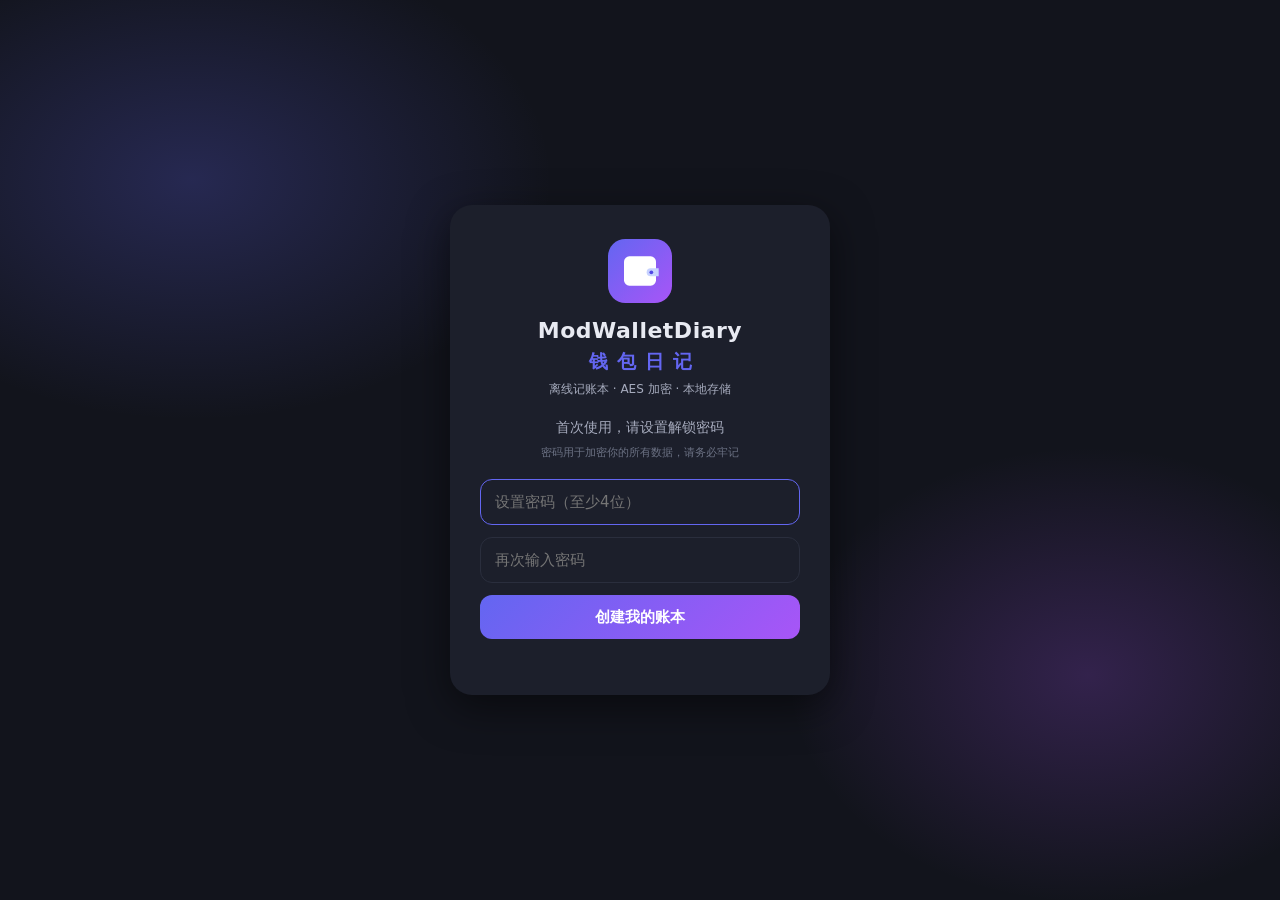
<file: index.html>
<!DOCTYPE html>
<html lang="zh-CN" class="app-shell">
<head>
<meta charset="utf-8">
<meta name="viewport" content="width=device-width,initial-scale=1,maximum-scale=1,user-scalable=no,viewport-fit=cover">
<meta name="format-detection" content="telephone=no">
<title>ModWalletDiary · 钱包日记</title>
<link rel="icon" type="image/svg+xml" href="img/logo.svg">
<link rel="stylesheet" href="css/style.css">
</head>
<body>

<!-- 解锁 / 首次设置 -->
<div id="auth" class="auth">
  <div class="auth-bg" aria-hidden="true"></div>
  <div class="auth-card" id="auth-card">
    <div class="auth-logo" data-icon="logo-auth"></div>
    <h1 class="auth-title">ModWalletDiary</h1>
    <p class="auth-appname">钱包日记</p>
    <p class="auth-sub">离线记账本 · AES 加密 · 本地存储</p>

    <div id="setup-panel" hidden>
      <p class="auth-tip">首次使用，请设置解锁密码<br><small>密码用于加密你的所有数据，请务必牢记</small></p>
      <input type="password" id="setup-pwd" placeholder="设置密码（至少4位）" autocomplete="new-password">
      <input type="password" id="setup-pwd-confirm" placeholder="再次输入密码" autocomplete="new-password">
      <button id="setup-btn" class="btn-primary btn-block">创建我的账本</button>
    </div>

    <div id="login-panel" hidden>
      <p class="auth-tip">请输入密码解锁账本</p>
      <input type="password" id="login-pwd" placeholder="输入密码" autocomplete="current-password">
      <button id="login-btn" class="btn-primary btn-block">解 锁</button>
    </div>

    <p id="auth-error" class="auth-err"></p>
  </div>
</div>

<!-- 主应用 -->
<div id="app" hidden>
  <aside id="sidebar">
    <div class="sidebar-header">
      <span class="sidebar-logo" aria-hidden="true" data-icon="logo-side"></span>
      <span class="sidebar-title side-label">钱包日记<small>ModWalletDiary</small></span>
      <button id="sidebar-collapse" class="sidebar-collapse side-label" title="收起菜单">«</button>
    </div>

    <!-- 导航即页面清单：data-page 对应 #pages 里的同名 section，标题取菜单文字 -->
    <nav id="nav">
      <a href="javascript:;" data-page="dashboard" class="nav-link active" title="仪表盘">
        <span class="nav-icon" data-icon="nav-dashboard"></span>
        <span class="side-label">仪表盘</span>
      </a>
      <a href="javascript:;" data-page="record" class="nav-link" title="我要记账">
        <span class="nav-icon" data-icon="pencil"></span>
        <span class="side-label">我要记账</span>
      </a>
      <a href="javascript:;" data-page="names" class="nav-link" title="款项名目">
        <span class="nav-icon" data-icon="nav-names"></span>
        <span class="side-label">款项名目</span>
      </a>
      <a href="javascript:;" data-page="tools" class="nav-link" title="支付工具">
        <span class="nav-icon" data-icon="nav-tools"></span>
        <span class="side-label">支付工具</span>
      </a>
      <a href="javascript:;" data-page="accounts" class="nav-link" title="账户管理">
        <span class="nav-icon" data-icon="nav-accounts"></span>
        <span class="side-label">账户管理</span>
      </a>
      <a href="javascript:;" data-page="stats" class="nav-link" title="统计">
        <span class="nav-icon" data-icon="nav-stats"></span>
        <span class="side-label">统计</span>
      </a>
      <a href="javascript:;" data-page="manage" class="nav-link" title="管理">
        <span class="nav-icon" data-icon="nav-manage"></span>
        <span class="side-label">管理</span>
      </a>
      <a href="javascript:;" data-page="settings" class="nav-link" title="设置">
        <span class="nav-icon" data-icon="nav-settings"></span>
        <span class="side-label">设置</span>
      </a>
      <a href="javascript:;" data-page="about" class="nav-link" title="关于">
        <span class="nav-icon" data-icon="nav-about"></span>
        <span class="side-label">关于</span>
      </a>
    </nav>

    <div class="sidebar-footer">
      <a href="javascript:;" id="lock-btn" class="nav-link" title="锁定">
        <span class="nav-icon" data-icon="lock"></span>
        <span class="side-label">锁定</span>
      </a>
    </div>
  </aside>

  <div id="sidebar-mask"></div>

  <main id="main">
    <header id="top-bar">
      <button id="menu-toggle" title="菜单" data-icon="menu"></button>
      <span id="header-title">仪表盘</span>
      <span id="header-date"></span>
    </header>

    <div id="pages">
      <section id="page-dashboard" class="page"></section>
      <section id="page-record" class="page" hidden></section>
      <section id="page-names" class="page" hidden></section>
      <section id="page-tools" class="page" hidden></section>
      <section id="page-accounts" class="page" hidden></section>
      <section id="page-stats" class="page" hidden></section>
      <section id="page-manage" class="page" hidden></section>
      <section id="page-settings" class="page" hidden></section>
      <section id="page-about" class="page" hidden></section>
    </div>
  </main>
</div>

<div id="toast" hidden></div>
<div id="modal-mask" hidden>
  <div id="modal" role="dialog"></div>
</div>

<script src="lib/crypto-js.min.js"></script>
<script src="lib/chart.umd.min.js"></script>
<script src="lib/solarlunar.min.js"></script>
<script src="js/brand-icons.js"></script>
<script src="js/icons.js"></script>
<script src="js/svg-icons.js"></script>
<script src="js/storage.js"></script>
<script src="js/ui.js"></script>
<script src="js/about-content.js"></script>
<script src="js/dashboard.js"></script>
<script src="js/record.js"></script>
<script src="js/names.js"></script>
<script src="js/tools.js"></script>
<script src="js/accounts.js"></script>
<script src="js/stats.js"></script>
<script src="js/manage.js"></script>
<script src="js/settings.js"></script>
<script src="js/about.js"></script>
<script src="js/app.js"></script>
</body>
</html>
</file>
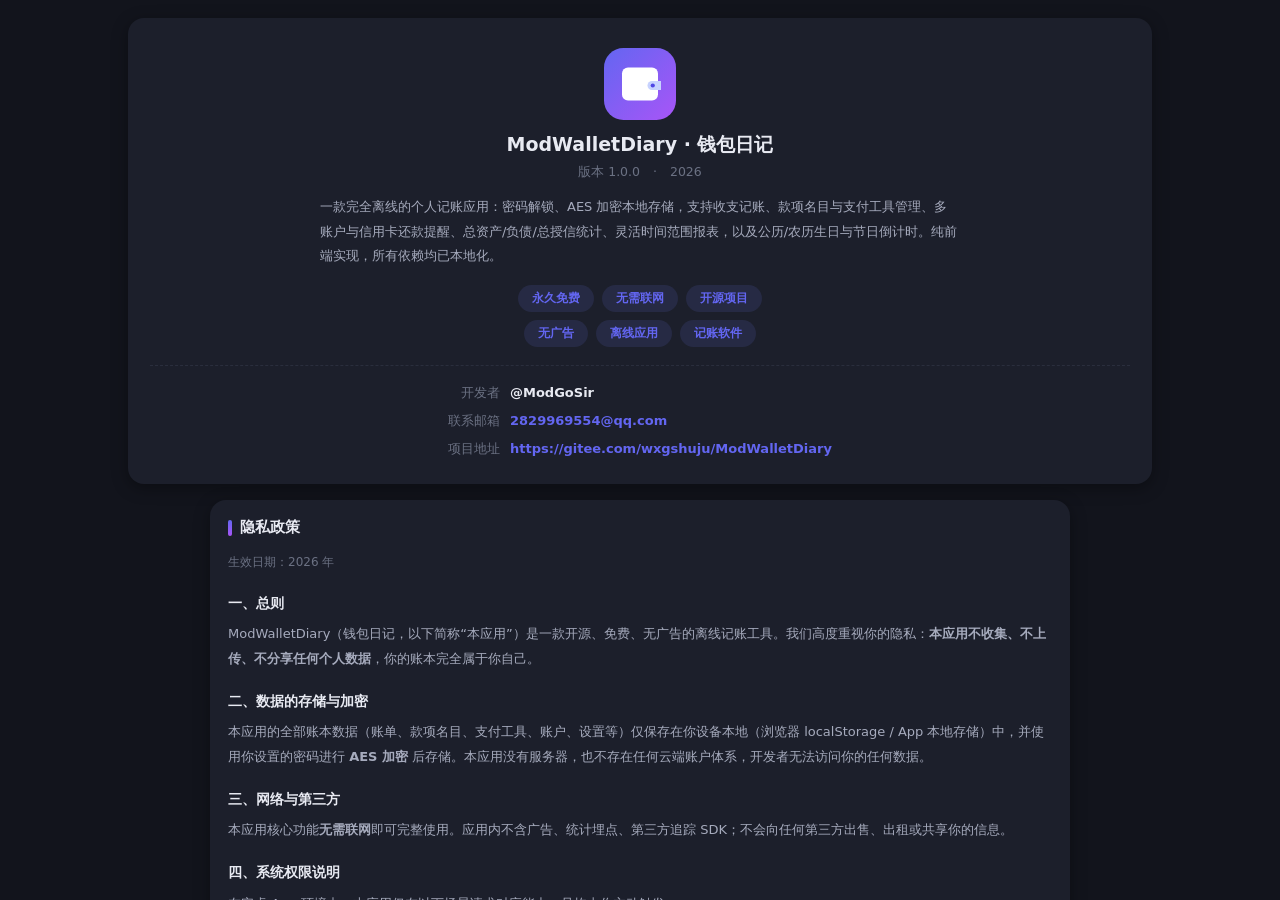
<file: about.html>
<!DOCTYPE html>
<html lang="zh-CN">
<head>
<meta charset="utf-8">
<meta name="viewport" content="width=device-width,initial-scale=1,maximum-scale=1,user-scalable=no,viewport-fit=cover">
<meta name="format-detection" content="telephone=no">
<title>关于 · ModWalletDiary 钱包日记</title>
<link rel="icon" type="image/svg+xml" href="img/logo.svg">
<link rel="stylesheet" href="css/style.css">
</head>
<body>

<div id="app">
  <div id="mask"></div>
  <main id="main">
    <div id="pages">
      <section id="page-about" class="page"></section>
    </div>
  </main>
</div>

<script src="js/ui.js"></script>
<script src="js/svg-icons.js"></script>
<script src="js/about-content.js"></script>
<script>
(function () {
  'use strict';

  const page = document.getElementById('page-about');
  const content = window.AboutContent;

  // 单独打开的关于页，主题跟着 App 里的设置走
  let saved = '';
  try {
    saved = localStorage.getItem('WalletDiaryTheme') || '';
  } catch (e) {
    // 无痕模式下读不到存储，用自动主题
  }
  if (window.UI && window.UI.applyTheme) window.UI.applyTheme(saved || 'auto');

  function jumpToHash() {
    const hash = (location.hash || '').replace(/^#/, '').toLowerCase();
    if (hash !== 'yinsi' && hash !== 'xieyi') return;
    const target = document.getElementById(hash);
    if (target) target.scrollIntoView({ behavior: 'auto', block: 'start' });
  }

  page.innerHTML = content.hero() + content.privacy('yinsi') + content.terms('xieyi');

  if (document.readyState === 'loading') {
    document.addEventListener('DOMContentLoaded', jumpToHash);
  } else {
    setTimeout(jumpToHash, 0);
  }
  window.addEventListener('hashchange', jumpToHash);
})();
</script>
</body>
</html>
</file>
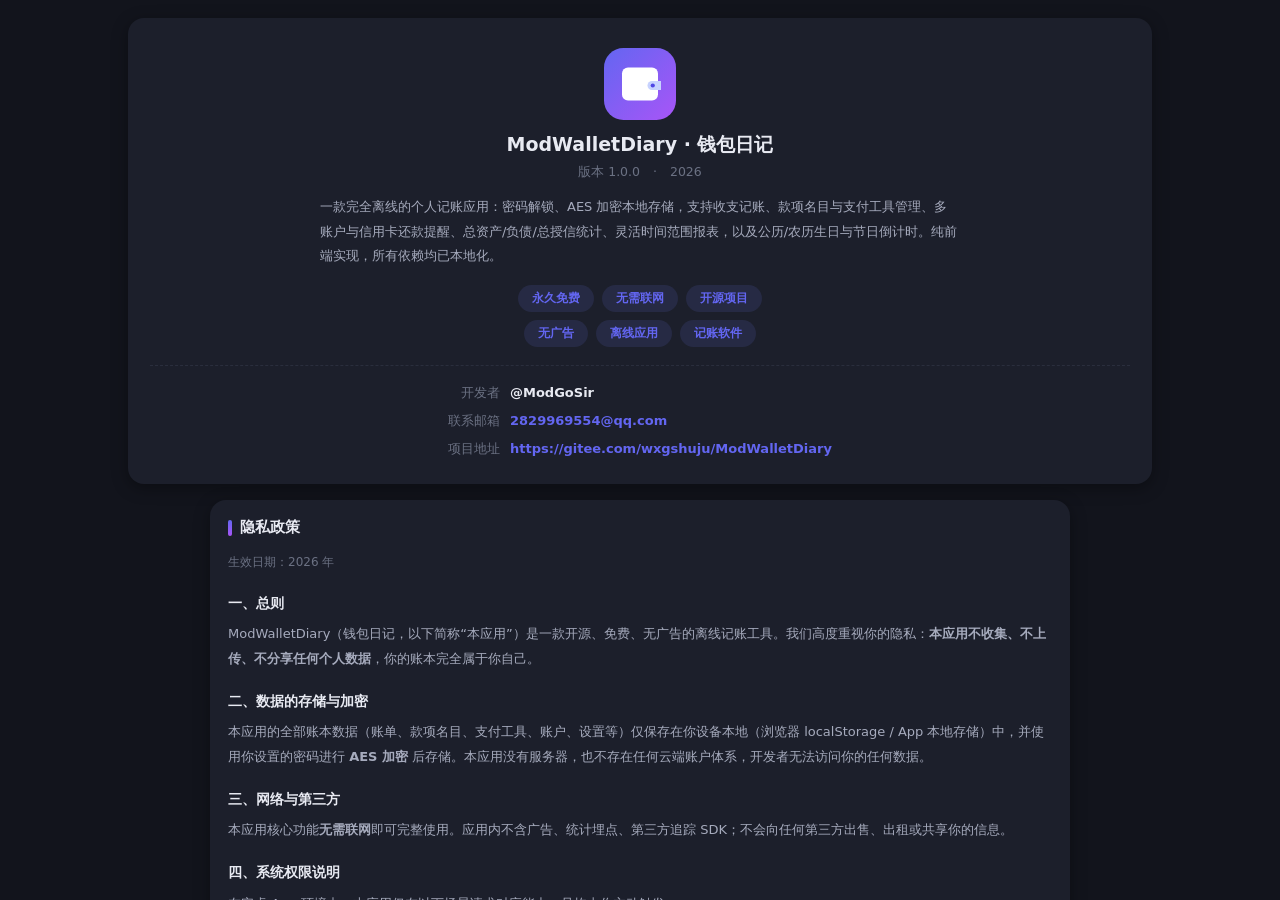
<file: version.html>
<!DOCTYPE html>
<html lang="zh-CN" data-theme="dark">
<head>
<meta charset="utf-8">
<meta name="viewport" content="width=device-width,initial-scale=1,maximum-scale=1,user-scalable=no,viewport-fit=cover">
<meta name="format-detection" content="telephone=no">
<title>ModWalletDiary · 钱包日记</title>
<link rel="icon" type="image/svg+xml" href="img/logo.svg">
<link rel="stylesheet" href="css/style.css">
</head>
<body>

<div id="app">
  <div id="mask"></div>
  <main id="main">
    <div id="pages">
      <section id="page-about" class="page"></section>
    </div>
  </main>
</div>

<script src="js/svg-icons.js"></script>
<script src="js/about-content.js"></script>
<script>
(function () {
  'use strict';

  const page = document.getElementById('page-about');
  const content = window.AboutContent;

  // 启动协议页靠 #yinsi / #xieyi 定位到对应条款
  function jumpToHash() {
    const hash = (location.hash || '').replace(/^#/, '').toLowerCase();
    if (hash !== 'yinsi' && hash !== 'xieyi') return;
    const target = document.getElementById(hash);
    if (target) target.scrollIntoView({ behavior: 'auto', block: 'start' });
  }

  page.innerHTML = content.hero() + content.privacy('yinsi') + content.terms('xieyi');

  if (document.readyState === 'loading') {
    document.addEventListener('DOMContentLoaded', jumpToHash);
  } else {
    setTimeout(jumpToHash, 0);
  }
  window.addEventListener('hashchange', jumpToHash);
})();
</script>
</body>
</html>
</file>
<file: css/style.css>
/* ModWalletDiary · 钱包日记 —— 离线记账本 */
:root {
  --bg: #eef1f8;
  --card: #ffffff;
  --ink: #1e2233;
  --ink2: #5a6072;
  --muted: #9aa0b0;
  --line: #e5e8f0;
  --brand: #6366f1;
  --brand2: #a855f7;
  --brand-soft: #eef0ff;
  --green: #10b981;
  --red: #f43f5e;
  --orange: #f59e0b;
  --blue: #3b82f6;
  --shadow: 0 4px 16px rgba(30, 34, 51, .07);
  --shadow-lg: 0 12px 40px rgba(30, 34, 51, .16);
  --radius: 16px;
  --side-w: 216px;
  --side-mini: 64px;
  --topbar-h: 58px;
  color-scheme: light; /* 原生日期控件按浅色渲染 */
}
@media (prefers-color-scheme: dark) {
  :root:not([data-theme="light"]) {
    --bg: #12141c;
    --card: #1c1f2b;
    --ink: #e8eaf2;
    --ink2: #a6abbd;
    --muted: #6b7183;
    --line: #2a2e3d;
    --brand-soft: #262a44;
    --shadow: 0 4px 16px rgba(0, 0, 0, .35);
    --shadow-lg: 0 12px 40px rgba(0, 0, 0, .5);
  }
}
/* 手动切换：设置页「显示模式」写入 html[data-theme] */
:root[data-theme="dark"] {
  --bg: #12141c;
  --card: #1c1f2b;
  --ink: #e8eaf2;
  --ink2: #a6abbd;
  --muted: #6b7183;
  --line: #2a2e3d;
  --brand-soft: #262a44;
  --shadow: 0 4px 16px rgba(0, 0, 0, .35);
  --shadow-lg: 0 12px 40px rgba(0, 0, 0, .5);
  color-scheme: dark; /* 原生日历弹层/控件按深色渲染 */
}

/* 日期/时间选择框美化 */
input[type="date"], input[type="datetime-local"], input[type="month"], input[type="week"] {
  font-variant-numeric: tabular-nums;
}
input[type="date"]::-webkit-calendar-picker-indicator,
input[type="datetime-local"]::-webkit-calendar-picker-indicator,
input[type="month"]::-webkit-calendar-picker-indicator {
  cursor: pointer;
  opacity: .55;
  transition: opacity .15s;
}
input[type="date"]:hover::-webkit-calendar-picker-indicator,
input[type="datetime-local"]::-webkit-calendar-picker-indicator:hover,
input[type="month"]::-webkit-calendar-picker-indicator:hover {
  opacity: 1;
}

* { box-sizing: border-box; margin: 0; padding: 0; -webkit-tap-highlight-color: transparent; }
html, body { height: 100%; }
body {
  font-family: "PingFang SC", "Microsoft YaHei", "Segoe UI", system-ui, sans-serif;
  background: var(--bg);
  color: var(--ink);
  font-size: 14px;
  overflow: hidden;
}
[hidden] { display: none !important; }
button { font-family: inherit; cursor: pointer; }
input, select { font-family: inherit; }

/* 安卓沉浸式状态栏：主页面顶部留出状态栏的高度 */
html.app-shell { padding-top: 25px; }
html.app-shell #sidebar { padding-top: 25px; }

/* 解锁页 */
.auth {
  position: fixed; inset: 0; z-index: 100;
  display: flex; align-items: center; justify-content: center;
  padding: 20px;
}
.auth-bg {
  position: absolute; inset: 0;
  background:
    radial-gradient(600px 400px at 15% 20%, rgba(99, 102, 241, .25), transparent 60%),
    radial-gradient(500px 380px at 85% 75%, rgba(168, 85, 247, .22), transparent 60%),
    var(--bg);
}
.auth-card {
  position: relative;
  width: 100%; max-width: 380px;
  background: var(--card);
  border-radius: 22px;
  box-shadow: var(--shadow-lg);
  padding: 34px 30px 28px;
  text-align: center;
  animation: pop .35s ease;
}
@keyframes pop { from { transform: scale(.94) translateY(14px); opacity: 0; } }
.auth-title { font-size: 22px; margin-top: 12px; letter-spacing: .5px; }
.auth-appname {
  font-size: 19px; font-weight: 700; color: var(--brand);
  letter-spacing: 9px; text-indent: 9px; margin-top: 6px;
}
.auth-sub { color: var(--ink2); font-size: 12px; margin: 6px 0 18px; }
.auth-tip { color: var(--ink2); font-size: 14px; margin-bottom: 16px; line-height: 1.7; }
.auth-tip small { color: var(--muted); font-size: 11px; }
.auth input {
  width: 100%; height: 46px; margin-bottom: 12px;
  border: 1.5px solid var(--line); border-radius: 12px;
  padding: 0 14px; font-size: 15px;
  background: transparent; color: var(--ink);
  outline: none; transition: border-color .2s;
}
.auth input:focus { border-color: var(--brand); }
.auth-err { color: var(--red); font-size: 12.5px; min-height: 18px; margin-top: 10px; }

/* 通用按钮 / 表单 */
.btn-primary {
  height: 44px; padding: 0 22px;
  border: none; border-radius: 12px;
  background: linear-gradient(135deg, var(--brand), var(--brand2));
  color: #fff; font-size: 15px; font-weight: 600;
  transition: transform .15s, box-shadow .2s, opacity .2s;
}
.btn-primary:active { transform: scale(.97); }
.btn-primary:disabled { opacity: .55; cursor: not-allowed; }
.btn-block { width: 100%; }
.btn-ghost {
  height: 40px; padding: 0 16px;
  border: 1.5px solid var(--line); border-radius: 11px;
  background: var(--card); color: var(--ink);
  font-size: 13.5px;
  transition: border-color .2s, background .2s;
}
.btn-ghost:hover, .btn-ghost.active { border-color: var(--brand); color: var(--brand); background: var(--brand-soft); }
.btn-danger { color: var(--red); }
.btn-danger:hover, .btn-danger.active { border-color: var(--red); color: var(--red); background: rgba(244, 63, 94, .08); }

.field { margin-bottom: 14px; }
.field > label { display: block; font-size: 12.5px; color: var(--ink2); margin-bottom: 6px; font-weight: 600; }
.field input[type="text"], .field input[type="date"], .field input[type="datetime-local"], .field input[type="month"], .field input[type="number"], .field input[type="password"], .field select {
  width: 100%; height: 42px;
  border: 1.5px solid var(--line); border-radius: 11px;
  padding: 0 12px; font-size: 14px;
  background: var(--card); color: var(--ink);
  outline: none; transition: border-color .2s;
}
.field input:focus, .field select:focus { border-color: var(--brand); }
.field input[readonly] { background: var(--brand-soft); cursor: pointer; }

/* 记账页保存按钮行 */
.rf-actions { display: flex; gap: 10px; margin-top: 18px; }

/* 手机端：记一笔表单纵向紧凑；记账时间 / 金额 / 记账类型 与输入框同一行 */
@media (max-width: 768px) {
  .field.field-row { display: flex; align-items: center; gap: 10px; }
  .field.field-row > label { margin-bottom: 0; flex: none; min-width: 64px; }
  .field.field-row > input { flex: 1; min-width: 0; }
  .field.field-row > .radio-row { flex: 1; min-width: 0; }

  #page-record .card { padding: 14px; }
  #page-record .field, .qr-form .field { margin-bottom: 9px; }
  #page-record .field > label, .qr-form .field > label { margin-bottom: 4px; }
  #page-record .field input[type="text"], #page-record .field input[type="datetime-local"], #page-record .field input[type="number"], #page-record .field select,
  .qr-form .field input[type="text"], .qr-form .field input[type="datetime-local"], .qr-form .field input[type="number"], .qr-form .field select { height: 38px; }
  #page-record .radio-chip, .qr-form .radio-chip { height: 38px; }
  #page-record .rf-actions { margin-top: 10px; }
  #page-record .rf-actions .btn-primary { height: 42px; }
  #page-record .rf-actions .btn-ghost { height: 38px; }
  #modal { padding: 18px; }
  #modal .modal-btns { margin-top: 12px; }
}

.radio-row { display: flex; gap: 10px; }
.radio-chip {
  flex: 1; height: 42px; display: flex; align-items: center; justify-content: center; gap: 6px;
  border: 1.5px solid var(--line); border-radius: 11px;
  font-size: 14px; font-weight: 600; color: var(--ink2);
  background: var(--card); transition: all .2s;
}
.radio-chip .dot { width: 8px; height: 8px; border-radius: 50%; background: var(--line); transition: background .2s; }
.radio-chip.on { border-color: var(--brand); color: var(--brand); background: var(--brand-soft); }
.radio-chip.on .dot { background: var(--brand); }
.radio-chip.income.on { border-color: var(--green); color: var(--green); background: rgba(16, 185, 129, .09); }
.radio-chip.income.on .dot { background: var(--green); }
.radio-chip.expense.on { border-color: var(--red); color: var(--red); background: rgba(244, 63, 94, .09); }
.radio-chip.expense.on .dot { background: var(--red); }

/* 可编辑下拉（datalist 外观增强） */
.combo { position: relative; }
.combo .combo-arrow {
  position: absolute; right: 10px; top: 50%; transform: translateY(-50%);
  border: none; background: none; color: var(--muted);
  width: 24px; height: 24px; display: flex; align-items: center; justify-content: center;
  pointer-events: none;
}

/* 可编辑下拉的选项面板（追加到 body，fixed 定位） */
.combo-panel {
  position: fixed;
  z-index: 70;
  background: var(--card);
  border: 1px solid var(--line);
  border-radius: 12px;
  box-shadow: var(--shadow-lg);
  padding: 6px;
  max-height: 240px;
  overflow-y: auto;
  overscroll-behavior: contain;
}
.combo-item {
  display: flex; align-items: baseline; justify-content: space-between; gap: 10px;
  padding: 9px 12px; border-radius: 8px;
  font-size: 13.5px; color: var(--ink);
  cursor: pointer; user-select: none;
  transition: background .12s, color .12s;
}
.combo-item small { color: var(--muted); font-size: 11px; flex: none; }
.combo-item:hover, .combo-item.hover { background: var(--brand-soft); color: var(--brand); }

/* 主框架 */
#app { display: flex; height: 100%; }
#sidebar {
  width: var(--side-w); flex: none;
  background: var(--card);
  border-right: 1px solid var(--line);
  display: flex; flex-direction: column;
  transition: width .22s ease, transform .25s ease;
  z-index: 40;
}
.sidebar-header {
  height: var(--topbar-h); flex: none;
  display: flex; align-items: center; gap: 10px;
  padding: 0 14px;
  border-bottom: 1px solid var(--line);
  overflow: hidden; white-space: nowrap;
}
.sidebar-title { font-size: 15px; font-weight: 700; line-height: 1.15; flex: 1; min-width: 0; }
.sidebar-title small { display: block; font-size: 9.5px; font-weight: 500; color: var(--muted); letter-spacing: .4px; }
.sidebar-collapse {
  border: none; background: none; color: var(--muted);
  width: 26px; height: 26px; flex: none;
  border-radius: 8px; font-size: 15px; line-height: 1;
}
.sidebar-collapse:hover { background: var(--brand-soft); color: var(--brand); }

#nav { flex: 1; padding: 12px 10px; display: flex; flex-direction: column; gap: 4px; overflow-y: auto; }
.nav-link {
  display: flex; align-items: center; gap: 12px;
  height: 44px; padding: 0 12px;
  border-radius: 12px;
  color: var(--ink2); font-size: 14px; font-weight: 500;
  text-decoration: none; white-space: nowrap;
  transition: background .18s, color .18s;
}
.nav-link .nav-icon { width: 22px; flex: none; display: flex; justify-content: center; }
.nav-link .nav-icon svg { width: 20px; height: 20px; }
.nav-link:hover { background: var(--brand-soft); color: var(--brand); }
.nav-link.active {
  background: linear-gradient(135deg, var(--brand), var(--brand2));
  color: #fff;
  box-shadow: 0 4px 12px rgba(99, 102, 241, .35);
}
.sidebar-footer { padding: 10px; border-top: 1px solid var(--line); }

/* 收缩态：仅显示 LOGO */
#sidebar.mini { width: var(--side-mini); }
#sidebar.mini .side-label { display: none; }
#sidebar.mini .nav-link { justify-content: center; padding: 0; gap: 0; }
#sidebar.mini .sidebar-title { display: none; }
#sidebar.mini .sidebar-collapse { display: none; }
#sidebar.mini .sidebar-header { justify-content: center; padding: 0; }

#sidebar-mask {
  display: none;
  position: fixed; inset: 0; z-index: 35;
  background: rgba(15, 18, 30, .45);
  backdrop-filter: blur(2px);
}

#main { flex: 1; min-width: 0; display: flex; flex-direction: column; height: 100%; }
#top-bar {
  height: var(--topbar-h); flex: none;
  display: flex; align-items: center; gap: 12px;
  padding: 0 18px;
  background: color-mix(in srgb, var(--bg) 80%, transparent);
  backdrop-filter: blur(8px);
  border-bottom: 1px solid var(--line);
}
#menu-toggle {
  display: none;
  border: none; background: none; color: var(--ink);
  width: 38px; height: 38px; border-radius: 10px;
  align-items: center; justify-content: center;
}
#menu-toggle:active { background: var(--brand-soft); }
#header-title { font-size: 16px; font-weight: 700; flex: 1; }
#header-date { font-size: 12px; color: var(--ink2); }

#pages { flex: 1; overflow-y: auto; -webkit-overflow-scrolling: touch; overscroll-behavior: contain; }
.page { padding: 18px; max-width: 1060px; margin: 0 auto; }

/* 移动端：侧栏抽屉 */
@media (max-width: 768px) {
  #menu-toggle { display: flex; }
  #sidebar {
    position: fixed; left: 0; top: 0; bottom: 0;
    width: var(--side-w) !important;
    transform: translateX(-100%);
    box-shadow: none;
  }
  #sidebar.mobile-open { transform: translateX(0); box-shadow: var(--shadow-lg); }
  #sidebar.mini .side-label { display: inline; }
  #sidebar.mini .sidebar-title { display: block; }
  #sidebar.mini .sidebar-collapse { display: flex; }
  #sidebar.mini .nav-link { justify-content: flex-start; padding: 0 12px; gap: 12px; }
  #sidebar.mini .sidebar-header { justify-content: flex-start; padding: 0 14px; }
  #sidebar-mask.show { display: block; }
  .page { padding: 14px; }
}

/* 卡片 */
.card {
  background: var(--card);
  border-radius: var(--radius);
  box-shadow: var(--shadow);
  padding: 18px;
  margin-bottom: 16px;
}
.card-title { font-size: 15px; font-weight: 700; margin-bottom: 14px; display: flex; align-items: center; gap: 8px; }
.card-title .bar { width: 4px; height: 16px; border-radius: 2px; background: linear-gradient(var(--brand), var(--brand2)); }

/* 仪表盘 */
.day-strip {
  display: flex; align-items: center; justify-content: space-between; gap: 10px;
  background: linear-gradient(135deg, var(--brand), var(--brand2));
  border-radius: var(--radius);
  padding: 16px 20px;
  color: #fff;
  margin-bottom: 16px;
  box-shadow: 0 8px 24px rgba(99, 102, 241, .35);
  flex-wrap: wrap;
}
.day-strip .ds-item { text-align: center; min-width: 72px; }
.day-strip .ds-num { font-size: 22px; font-weight: 800; line-height: 1.2; font-variant-numeric: tabular-nums; }
.day-strip .ds-label { font-size: 11px; opacity: .85; }
.day-strip .ds-sep { width: 1px; height: 30px; background: rgba(255, 255, 255, .3); }
.day-strip .ds-today { font-size: 13px; opacity: .92; text-align: left; min-width: 110px; }
.day-strip .ds-today b { display: block; font-size: 15px; }

.rings {
  display: grid;
  grid-template-columns: repeat(auto-fit, minmax(150px, 1fr));
  gap: 14px;
  margin-bottom: 16px;
}
.ring-card {
  background: var(--card);
  border-radius: var(--radius);
  box-shadow: var(--shadow);
  padding: 16px 12px;
  display: flex; flex-direction: column; align-items: center; gap: 8px;
}
.ring-wrap { position: relative; width: 108px; height: 108px; }
.ring-wrap canvas { display: block; }
.ring-center {
  position: absolute; inset: 0;
  display: flex; flex-direction: column; align-items: center; justify-content: center;
  pointer-events: none;
}
.ring-center .rc-icon { width: 18px; height: 18px; }
.ring-center .rc-label { font-size: 10.5px; color: var(--ink2); margin-top: 2px; }
.ring-val { font-size: 16px; font-weight: 800; font-variant-numeric: tabular-nums; }
.ring-val.green { color: var(--green); }
.ring-val.red { color: var(--red); }
.ring-sub { font-size: 11px; color: var(--muted); }

/* 时光轴 */
.timeline { position: relative; padding-left: 22px; }
.timeline::before {
  content: ""; position: absolute; left: 7px; top: 6px; bottom: 6px;
  width: 2px; border-radius: 1px;
  background: linear-gradient(var(--brand), var(--brand2), transparent);
}
.tl-day { position: relative; margin-bottom: 6px; }
.tl-day::before {
  content: ""; position: absolute; left: -21px; top: 16px;
  width: 12px; height: 12px; border-radius: 50%;
  background: var(--card); border: 3px solid var(--brand);
  z-index: 1;
}
.tl-date {
  font-size: 12.5px; font-weight: 700; color: var(--ink2);
  margin: 12px 0 8px;
  display: flex; align-items: baseline; gap: 8px;
}
.tl-date .tl-sum-in { color: var(--green); font-size: 11.5px; }
.tl-date .tl-sum-out { color: var(--red); font-size: 11.5px; }
.tl-item {
  display: flex; align-items: center; gap: 12px;
  background: var(--card);
  border-radius: 14px;
  box-shadow: var(--shadow);
  padding: 12px 14px;
  margin-bottom: 8px;
  transition: transform .15s ease, box-shadow .2s ease;
  will-change: transform;
}
.tl-item:active { transform: scale(.985); }
.tl-logo {
  width: 40px; height: 40px; flex: none;
  border-radius: 11px;
  display: flex; align-items: center; justify-content: center;
  font-size: 15px; font-weight: 700; color: #fff;
  overflow: hidden;
}
.tl-logo img { width: 24px; height: 24px; object-fit: contain; }
.tl-main { flex: 1; min-width: 0; }
.tl-name { font-size: 14px; font-weight: 600; display: flex; align-items: center; gap: 6px; }
.tl-name .tag {
  font-size: 10px; font-weight: 500; padding: 1px 6px; border-radius: 6px;
  background: var(--brand-soft); color: var(--brand);
}
.tl-meta { font-size: 11.5px; color: var(--muted); margin-top: 3px; display: flex; gap: 8px; flex-wrap: wrap; }
.tl-amt { font-size: 15.5px; font-weight: 800; font-variant-numeric: tabular-nums; white-space: nowrap; }
.tl-amt.in { color: var(--green); }
.tl-amt.out { color: var(--red); }
.tl-empty { text-align: center; color: var(--muted); padding: 30px 0; font-size: 13px; }
.tl-more {
  display: block; margin: 4px auto 12px;
  border: 1.5px solid var(--line); background: var(--card); color: var(--ink2);
  border-radius: 20px; padding: 8px 22px; font-size: 13px;
}
.tl-more:active { border-color: var(--brand); color: var(--brand); }

/* 列表 / 表格 */
.table-wrap { overflow-x: auto; border-radius: 12px; border: 1px solid var(--line); }
table.tbl { width: 100%; border-collapse: collapse; font-size: 13px; min-width: 520px; }
.tbl th {
  text-align: left; padding: 10px 12px;
  background: var(--brand-soft); color: var(--ink2);
  font-size: 12px; font-weight: 600; white-space: nowrap;
}
.tbl td { padding: 10px 12px; border-top: 1px solid var(--line); white-space: nowrap; }
.tbl tr:hover td { background: color-mix(in srgb, var(--brand-soft) 45%, transparent); }
.tbl .num { font-variant-numeric: tabular-nums; }
.tbl .c-green { color: var(--green); font-weight: 700; }
.tbl .c-red { color: var(--red); font-weight: 700; }
.tbl .c-muted { color: var(--muted); }
.cell-flex { display: flex; align-items: center; gap: 8px; }
.row-logo {
  width: 28px; height: 28px; flex: none; border-radius: 8px;
  display: flex; align-items: center; justify-content: center;
  font-size: 11.5px; font-weight: 700; color: #fff; overflow: hidden;
}
.row-logo img { width: 18px; height: 18px; object-fit: contain; }

.op-btns { display: flex; gap: 6px; }
.op-btn {
  border: 1px solid var(--line); background: var(--card); color: var(--ink2);
  width: 28px; height: 28px; border-radius: 8px;
  display: flex; align-items: center; justify-content: center;
  font-size: 12px; transition: all .15s;
}
.op-btn:hover { border-color: var(--brand); color: var(--brand); }
.op-btn.del:hover { border-color: var(--red); color: var(--red); }
.op-btn svg { width: 13px; height: 13px; }

.hidden-row td { opacity: .42; }

.toolbar { display: flex; gap: 10px; flex-wrap: wrap; margin-bottom: 14px; align-items: center; }
.toolbar .spacer { flex: 1; }
.search-input {
  height: 38px; border: 1.5px solid var(--line); border-radius: 10px;
  padding: 0 12px; font-size: 13px; background: var(--card); color: var(--ink);
  outline: none; width: 180px;
}
.search-input:focus { border-color: var(--brand); }

.empty-tip { text-align: center; color: var(--muted); padding: 26px 0; font-size: 13px; }

/* 统计 */
.chip-row { display: flex; gap: 8px; flex-wrap: wrap; }
.chip {
  height: 34px; padding: 0 14px;
  border: 1.5px solid var(--line); border-radius: 18px;
  background: var(--card); color: var(--ink2);
  font-size: 13px; font-weight: 500;
  transition: all .18s;
}
.chip.on {
  border-color: var(--brand); color: #fff;
  background: linear-gradient(135deg, var(--brand), var(--brand2));
  box-shadow: 0 3px 10px rgba(99, 102, 241, .3);
}
.stat-sums { display: grid; grid-template-columns: repeat(auto-fit, minmax(140px, 1fr)); gap: 12px; margin-bottom: 14px; }
.stat-sum {
  background: var(--card); border-radius: 14px; box-shadow: var(--shadow);
  padding: 14px 16px;
}
.stat-sum .ss-label { font-size: 11.5px; color: var(--muted); }
.stat-sum .ss-val { font-size: 20px; font-weight: 800; font-variant-numeric: tabular-nums; margin-top: 3px; }
.stat-sum .ss-val.green { color: var(--green); }
.stat-sum .ss-val.red { color: var(--red); }

/* 手机端：账户列表紧凑（名称/类型+尾号 双行；删除独立卡号列） */
.uid-last { display: none; }
.typ-last { color: var(--muted); font-weight: 400; font-size: .9em; } /* 尾号叠加在账户类型后 */
#page-accounts .tbl td.acct-credit-cell { display: none; } /* 信用明细单元格：默认（桌面端）隐藏 */
@media (max-width: 768px) {
  #page-accounts .table-wrap { border: none; }
  #page-accounts .tbl { min-width: 0; font-size: 13px; display: block; width: 100%; table-layout: fixed; }
  #page-accounts .tbl thead { display: none; }
  #page-accounts .tbl tbody { display: block; width: 100%; }
  #page-accounts .tbl tr {
    display: grid;
    grid-template-columns: minmax(0, 1fr) auto auto;
    grid-template-rows: auto auto;
    width: 100%;
    gap: 2px 10px;
    align-items: center;
    padding: 8px 6px;
    border-top: 1.5px solid color-mix(in srgb, var(--brand) 45%, var(--line)); /* 行间分割线加粗带强调色 */
    box-sizing: border-box;
    position: relative;
  }
  #page-accounts .tbl td { padding: 0; border: none; white-space: nowrap; }
  #page-accounts .tbl td:nth-child(1),
  #page-accounts .tbl td:nth-child(4),
  #page-accounts .tbl td:nth-child(6),
  #page-accounts .tbl td:nth-child(7) { display: none; }
  #page-accounts .tbl td:nth-child(2) { grid-column: 1; grid-row: 1; font-weight: 600; }
  #page-accounts .tbl td:nth-child(3) { grid-column: 1; grid-row: 2; color: var(--muted); font-size: 12px; }
  #page-accounts .tbl td:nth-child(5) { grid-column: 2; grid-row: 1; text-align: right; font-size: 15px; font-weight: 700; }
  #page-accounts .tbl td:nth-child(5) > small { display: none !important; }
  #page-accounts .tbl td:nth-child(8) { grid-column: 3; grid-row: 1 / span 2; }
  #page-accounts .op-btn { width: 24px; height: 24px; }
  #page-accounts .op-btns { gap: 3px; }
  #page-accounts .tbl tr td.empty-tip { grid-column: 1 / -1; grid-row: 1; text-align: center; padding: 18px 0; }

  /* 信用类账户明细单元格：一行，左「信用额度」/ 右「负债+账单日」两端对齐 */
  #page-accounts .tbl td.acct-credit-cell {
    display: flex;
    justify-content: space-between;
    align-items: center;
    gap: 10px;
    grid-column: 1 / -1;
    grid-row: 3;
    white-space: nowrap;
    font-size: 12px;
    color: var(--muted);
    line-height: 1.7;
    margin-top: 4px;
    padding-top: 4px;
    border-top: 1px dashed var(--line);
  }
  #page-accounts .tbl td.acct-credit-cell .cs-left { flex: none; }
  #page-accounts .tbl td.acct-credit-cell .cs-right { flex: 1; text-align: right; }
}

/* 手机端：统计汇总紧凑，总收入/总支出同列上下排 */
@media (max-width: 600px) {
  .stat-sums { grid-template-columns: 1fr 1fr; gap: 8px; }
  .stat-sum { padding: 10px 12px; }
  .stat-sum .ss-val { font-size: 16px; }
  .stat-sums .ss-in { grid-column: 1; grid-row: 1; }
  .stat-sums .ss-net { grid-column: 2; grid-row: 1; }
  .stat-sums .ss-out { grid-column: 1; grid-row: 2; }
  .stat-sums .ss-count { grid-column: 2; grid-row: 2; }

  /* 手机端：按款项名目汇总表紧凑 —— 名目 | 支出(上)/收入(下) 同列 | 占比(含进度条) */
  #stats-result .table-wrap { border: none; }
  #stats-result .tbl { min-width: 0; font-size: 12.5px; }
  #stats-result .tbl thead { display: none; }
  #stats-result .tbl tr {
    display: grid;
    grid-template-columns: minmax(86px, 1fr) auto minmax(84px, 28%);
    grid-template-rows: auto auto;
    gap: 2px 10px;
    align-items: center;
    padding: 10px 8px;
    border-top: 1px solid var(--line);
  }
  #stats-result .tbl td { padding: 0; border: none; white-space: nowrap; }
  #stats-result .tbl td:nth-child(1) { grid-column: 1; grid-row: 1 / span 2; white-space: normal; }
  #stats-result .tbl td:nth-child(1) .cell-flex { gap: 6px; }
  #stats-result .tbl td:nth-child(1) .row-logo { width: 24px; height: 24px; border-radius: 7px; }
  #stats-result .tbl td:nth-child(2) { grid-column: 2; grid-row: 1; text-align: right; }
  #stats-result .tbl td:nth-child(3) { grid-column: 2; grid-row: 2; text-align: right; }
  #stats-result .tbl td:nth-child(2)::before { content: "支 "; color: var(--muted); font-weight: 400; }
  #stats-result .tbl td:nth-child(3)::before { content: "收 "; color: var(--muted); font-weight: 400; }
  #stats-result .tbl td:nth-child(4) { grid-column: 3; grid-row: 1 / span 2; min-width: 0; }
  #stats-result .tbl td:nth-child(4) .progress-row { gap: 4px; }
  #stats-result .tbl td:nth-child(4) .pr-val { width: auto; font-size: 11px; }
  #stats-result .tbl tr td.empty-tip { grid-column: 1 / -1; grid-row: 1; text-align: center; padding: 20px 0; }
}

.progress-row { display: flex; align-items: center; gap: 10px; margin-bottom: 10px; }
.progress-row .pr-name { width: 88px; flex: none; font-size: 12.5px; display: flex; align-items: center; gap: 6px; overflow: hidden; white-space: nowrap; }
.pr-track { flex: 1; height: 10px; border-radius: 5px; background: var(--line); overflow: hidden; }
.pr-fill { height: 100%; border-radius: 5px; background: linear-gradient(90deg, var(--brand), var(--brand2)); min-width: 2px; transition: width .4s ease; }
.progress-row .pr-val { width: 92px; flex: none; text-align: right; font-size: 12px; font-weight: 700; font-variant-numeric: tabular-nums; }
.tbl td.st-pct { min-width: 140px; } /* 桌面端占比列宽 */

/* 管理 */
.manage-grid { display: grid; grid-template-columns: repeat(auto-fit, minmax(300px, 1fr)); gap: 16px; }
.pw-strength { height: 4px; border-radius: 2px; background: var(--line); overflow: hidden; margin: -6px 0 12px; }
.pw-strength i { display: block; height: 100%; width: 0; border-radius: 2px; transition: width .3s, background .3s; }

/* 设置 */
.set-row { display: flex; align-items: center; gap: 10px; margin-bottom: 10px; flex-wrap: wrap; }
.set-row .set-field { flex: 1; min-width: 200px; }
.set-row .set-inline { display: flex; gap: 8px; flex-wrap: wrap; }
.set-row .set-inline input { flex: 1; min-width: 130px; }
.set-row input, .set-row select {
  height: 40px; border: 1.5px solid var(--line); border-radius: 10px;
  padding: 0 12px; font-size: 13.5px; background: var(--card); color: var(--ink);
  outline: none; width: 100%;
}
.set-row input:focus, .set-row select:focus { border-color: var(--brand); }
.set-tip { color: var(--muted); font-size: 11.5px; margin-top: 4px; }
.set-del { flex: none; }

/* 账户总资产条 */
.asset-strip {
  display: block; /* 内部用 as-grid 网格 */
  background: linear-gradient(135deg, var(--brand), var(--brand2));
  color: #fff;
}
.asset-strip .as-grid {
  display: flex; align-items: center; justify-content: space-between; gap: 16px; flex-wrap: wrap;
}
.asset-strip .as-block { display: flex; flex-direction: column; gap: 2px; }
.asset-strip .as-label { font-size: 12px; opacity: .85; }
.asset-strip .as-val { font-size: 24px; font-weight: 800; font-variant-numeric: tabular-nums; line-height: 1.2; color: #fff; }
.asset-strip .as-act { margin-left: auto; }
.asset-strip .btn-primary { background: rgba(255, 255, 255, .2); box-shadow: none; }

/* 手机端：总资产/负债 一行，总授信/转账按钮 一行 */
@media (max-width: 768px) {
  .asset-strip .as-grid { display: grid; grid-template-columns: 1fr 1fr; gap: 10px 14px; align-items: center; }
  .asset-strip .as-block:nth-child(1) { grid-column: 1; grid-row: 1; }
  .asset-strip .as-block:nth-child(2) { grid-column: 2; grid-row: 1; }
  .asset-strip .as-block:nth-child(3) { grid-column: 1; grid-row: 2; }
  .asset-strip .as-act { grid-column: 2; grid-row: 2; margin-left: 0; text-align: left; }
  .asset-strip .as-act .btn-primary { padding: 0 20px; }
  .asset-strip .as-val { font-size: 18px; white-space: nowrap; }
}

/* 转账弹窗：账户明细 + 预览 */
.tr-detail {
  border: 1px solid var(--line); border-radius: 10px;
  padding: 8px 10px; margin-bottom: 12px;
  max-height: 160px; overflow-y: auto;
}
.tr-detail-title { font-size: 12px; color: var(--muted); font-weight: 600; margin-bottom: 4px; }
.tr-detail-row {
  display: flex; justify-content: space-between; gap: 8px; flex-wrap: wrap;
  font-size: 12.5px; padding: 3px 0; border-top: 1px dashed var(--line);
}
.tr-detail-row:first-of-type { border-top: none; }
.tr-preview { font-size: 12.5px; color: var(--brand); margin: -6px 0 4px; min-height: 18px; line-height: 1.5; }

/* 弹窗 */
#modal-mask {
  position: fixed; inset: 0; z-index: 60;
  background: rgba(15, 18, 30, .5);
  backdrop-filter: blur(3px);
  display: flex; align-items: center; justify-content: center;
  padding: 20px;
  animation: fade .18s ease;
}
@keyframes fade { from { opacity: 0; } }
#modal {
  width: 100%; max-width: 420px; max-height: 86vh; overflow-y: auto;
  background: var(--card);
  border-radius: 18px;
  box-shadow: var(--shadow-lg);
  padding: 22px;
  animation: pop .25s ease;
}
#modal h3 { font-size: 16px; margin-bottom: 16px; }
.modal-btns { display: flex; gap: 10px; margin-top: 18px; }
.modal-btns .btn-ghost { flex: 1; }
.modal-btns .btn-primary { flex: 1.4; }

/* Toast */
#toast {
  position: fixed; left: 50%; bottom: 44px; z-index: 90;
  transform: translateX(-50%);
  background: rgba(30, 34, 51, .92);
  color: #fff;
  padding: 10px 20px;
  border-radius: 22px;
  font-size: 13.5px;
  box-shadow: var(--shadow-lg);
  animation: toast-in .25s ease;
  max-width: 80vw;
  text-align: center;
}
#toast.toast-err { background: rgba(220, 38, 60, .95); }
#toast.toast-ok { background: rgba(5, 150, 105, .95); }
@keyframes toast-in { from { opacity: 0; transform: translate(-50%, 12px); } }

/* 滚动条 */
::-webkit-scrollbar { width: 8px; height: 8px; }
::-webkit-scrollbar-thumb { background: var(--line); border-radius: 4px; }
::-webkit-scrollbar-thumb:hover { background: var(--muted); }

/* 还款提醒横幅（仪表盘顶部） */
/* 悬浮置顶层：固定在顶栏下方、悬浮于卡片之上，可叠多条，不占页面布局；
 * 层级仅次于左侧菜单（#sidebar z-index:40），菜单展开时覆盖提醒 */
.pay-alert-layer {
  position: fixed;
  top: calc(var(--topbar-h) + 12px + env(safe-area-inset-top));
  left: calc(var(--side-w) + 18px);
  right: 18px;
  z-index: 39;
  display: flex;
  flex-direction: column;
  gap: 8px;
  pointer-events: none;
  transition: left .22s ease;
}
#sidebar.mini ~ #main .pay-alert-layer { left: calc(var(--side-mini) + 18px); }
.pay-alert-layer .pay-alert { pointer-events: auto; margin-bottom: 0; }
@media (max-width: 768px) {
  .pay-alert-layer {
    left: 12px; right: 12px;
    top: calc(var(--topbar-h) + 10px + env(safe-area-inset-top));
  }
}

.pay-alert {
  display: flex; align-items: center; gap: 12px;
  border-radius: var(--radius);
  padding: 14px 16px;
  margin-bottom: 12px;
  color: #fff;
  animation: pop .3s ease;
}
/* 还款提醒色阶：出账后橙黄起步，临近最晚还款日 7 天内逐渐加深偏红，逾期深红+橙 */
.pay-alert.yellow {
  background: linear-gradient(135deg, #f59e0b, #fbbf24);   /* 刚出账：橙黄 */
  box-shadow: 0 8px 24px rgba(245, 158, 11, .35);
}
.pay-alert.orange {
  background: linear-gradient(135deg, #f97316, #fbbf24);   /* 剩 8-7 天：橙 */
  box-shadow: 0 8px 24px rgba(249, 115, 22, .35);
}
.pay-alert.deep {
  background: linear-gradient(135deg, #ea580c, #f97316);   /* 剩 4-6 天：橙红 */
  box-shadow: 0 8px 24px rgba(234, 88, 12, .35);
}
.pay-alert.red {
  background: linear-gradient(135deg, #e11d48, #f43f5e);   /* 剩 1-3 天：红 */
  box-shadow: 0 8px 24px rgba(225, 29, 72, .35);
}
.pay-alert.due {
  background: linear-gradient(135deg, #be123c, #e11d48);   /* 今天是最晚还款日：深红 */
  box-shadow: 0 8px 24px rgba(190, 18, 60, .4);
}
.pay-alert.overdue {
  background: linear-gradient(135deg, #7f1d1d, #ea580c);   /* 逾期：深红 + 橙 */
  box-shadow: 0 8px 24px rgba(127, 29, 29, .45);
}
.pay-alert .pa-icon {
  width: 38px; height: 38px; flex: none; border-radius: 12px;
  background: rgba(255, 255, 255, .22);
  display: flex; align-items: center; justify-content: center;
}
.pay-alert .pa-main { flex: 1; min-width: 0; font-size: 13.5px; line-height: 1.5; }
.pay-alert .pa-main b { font-size: 14.5px; }
.pay-alert .pa-main small { display: block; font-size: 11.5px; opacity: .88; margin-top: 2px; }
.pa-btn {
  flex: none; border: none; border-radius: 18px; height: 32px; padding: 0 14px;
  font-size: 12.5px; font-weight: 600;
  transition: transform .15s, opacity .2s;
}
.pa-btn:active { transform: scale(.95); }
.pa-btn.paid { background: #fff; color: #d97706; }
.pay-alert.red .pa-btn.paid { color: #dc2626; }
.pa-btn.temp { background: rgba(255, 255, 255, .18); color: #fff; }
@media (max-width: 600px) {
  .pay-alert { flex-wrap: wrap; }
  /* 小屏：图标+文字占满第一行，两个按钮换行各占一半 */
  .pay-alert .pa-icon { width: 30px; height: 30px; }
  .pay-alert .pa-main { flex: 1 1 calc(100% - 42px); }
  .pay-alert .pa-btn { flex: 1 1 45%; height: 36px; }
}

/* 倒计时条（仪表盘顶部） */
.count-strip {
  display: flex; gap: 10px; flex-wrap: wrap; margin-bottom: 14px;
}
.count-chip {
  display: inline-flex; flex-direction: column; align-items: flex-start; gap: 2px;
  background: var(--card);
  border: 1px solid var(--line);
  border-radius: 12px;
  padding: 8px 14px;
  box-shadow: var(--shadow);
  min-width: 92px;
}
.count-chip b { font-size: 13px; }
.count-chip .cc-days { font-size: 12px; color: var(--brand); font-weight: 700; }
.count-chip.today { border-color: var(--green); }
.count-chip.today .cc-days { color: var(--green); }

/* 支付工具悬浮添加按钮（手机端） */
.tl-fab {
  display: none;
  position: fixed; right: 18px; bottom: calc(22px + env(safe-area-inset-bottom));
  width: 54px; height: 54px; border-radius: 50%;
  border: none;
  background: linear-gradient(135deg, var(--brand), var(--brand2));
  color: #fff;
  box-shadow: 0 8px 22px rgba(99, 102, 241, .45);
  align-items: center; justify-content: center;
  z-index: 38;
  transition: transform .15s;
}
.tl-fab:active { transform: scale(.92); }

/* 仪表盘悬浮「+记账」按钮：圆形加号 + 小字 */
.fab-rec { flex-direction: column; gap: 1px; }
.fab-rec .fab-rec-label { font-size: 10px; font-weight: 600; line-height: 1; letter-spacing: 1px; }

@media (max-width: 768px) {
  /* 手机端：新增支付工具/账户卡片默认隐藏，用悬浮按钮 + 弹窗代替 */
  .tl-add-card { display: none; }
  .tl-fab { display: flex; }
  #page-tools, #page-accounts { padding-bottom: 86px; }
}

/* 手机端：管理页「存储信息」表格紧凑显示 */
@media (max-width: 768px) {
  #page-manage .tbl { font-size: 11.5px; min-width: 0; }
  #page-manage .tbl th, #page-manage .tbl td { padding: 7px 9px; }
}

/* 手机端：款项名目列表稍微紧凑 */
@media (max-width: 768px) {
  #page-names .tbl { font-size: 12px; min-width: 0; }
  #page-names .tbl th, #page-names .tbl td { padding: 4px 5px; }
  #page-names .tbl th { font-size: 11px; }
  #page-names .row-logo { width: 24px; height: 24px; border-radius: 7px; }
  #page-names .row-logo svg { width: 15px; height: 15px; }
  #page-names .op-btn { width: 24px; height: 24px; }
  #page-names .op-btns { gap: 3px; }
  #page-names .cell-flex { gap: 6px; }
}

/* 手机端：支付工具列表紧凑（隐藏卡号、状态列与账单日小字，去横向滚动） */
@media (max-width: 768px) {
  #page-tools .tbl { font-size: 12px; min-width: 0; }
  #page-tools .tbl th, #page-tools .tbl td { padding: 4px 5px; }
  #page-tools .tbl th { font-size: 11px; }
  #page-tools .tbl th:nth-child(4), #page-tools .tbl td:nth-child(4),
  #page-tools .tbl th:nth-child(6), #page-tools .tbl td:nth-child(6) { display: none; }
  #page-tools .tbl td .cell-flex small { display: none; }
  #page-tools .row-logo { width: 24px; height: 24px; border-radius: 7px; }
  #page-tools .row-logo svg { width: 15px; height: 15px; }
  #page-tools .op-btn { width: 24px; height: 24px; }
  #page-tools .op-btns { gap: 3px; }
  #page-tools .cell-flex { gap: 6px; }
}

/* 关于页 */
.about-hero { text-align: center; padding: 30px 22px 22px; }
.about-logo { display: flex; justify-content: center; }
.about-name { font-size: 19px; margin-top: 12px; }
.about-ver { font-size: 12.5px; color: var(--muted); margin-top: 6px; }
.about-intro { color: var(--ink2); font-size: 13px; line-height: 1.9; margin: 14px auto 0; max-width: 640px; text-align: left; }
.about-badges { display: flex; justify-content: center; flex-wrap: nowrap; gap: 8px; margin-top: 16px; }
.about-badges-2 { margin-top: 8px; }
.about-badge {
  font-size: 12px; font-weight: 600; color: var(--brand);
  background: var(--brand-soft); border-radius: 16px; padding: 5px 14px;
  white-space: nowrap;
}
.about-meta {
  margin-top: 18px; border-top: 1px dashed var(--line); padding-top: 14px;
  display: grid; grid-template-columns: auto auto; gap: 2px 10px;
  justify-content: center; text-align: left;
}
.about-meta-row { display: contents; }
.about-meta-row span { color: var(--muted); font-size: 13px; line-height: 2; text-align: right; } /* 字段名右对齐 */
.about-meta-row b { font-size: 13px; font-weight: 600; line-height: 2; text-align: left; }
.about-meta-row a { color: var(--brand); text-decoration: none; word-break: break-all; }

.about-privacy { max-width: 860px; margin: 0 auto; }
.privacy-body { color: var(--ink2); font-size: 13px; line-height: 1.9; }
.privacy-body .privacy-date { color: var(--muted); font-size: 12px; margin-bottom: 10px; }
.privacy-body h4 { color: var(--ink); font-size: 14px; margin: 16px 0 6px; }
.privacy-body p { margin-bottom: 8px; }
.privacy-body a { color: var(--brand); }

/* 名目记账记录弹窗 */
/* 列表中可点击的名目名称 / 笔数 */
.nm-link { cursor: pointer; transition: color .15s; }
.nm-link:hover { color: var(--brand); }
.nm-sum {
  display: flex; flex-wrap: wrap; gap: 4px 14px;
  font-size: 12.5px; color: var(--ink2);
  background: var(--brand-soft); border-radius: 10px;
  padding: 8px 10px; margin-bottom: 10px;
  flex: none;
}
.nm-sum b { color: var(--ink); font-size: 13.5px; }
.nm-sum b.c-red { color: var(--red); }
.nm-sum b.c-green { color: var(--green); }
/* 记录列表：独立滚动区，数据再多也可一直下滑；汇总条与关闭按钮固定 */
.nm-rec-list {
  flex: 1 1 auto;
  min-height: 120px;
  max-height: 58vh;
  overflow-y: auto;
  overscroll-behavior: contain;
  -webkit-overflow-scrolling: touch;
  margin: 0 -4px;
  padding-right: 4px;
}
.nm-rec-list::-webkit-scrollbar { width: 6px; }
.nm-rec-list::-webkit-scrollbar-thumb { background: var(--line); border-radius: 3px; }
.nm-rec-list::-webkit-scrollbar-thumb:hover { background: var(--muted); }
/* 记录弹窗：整窗不滚动，只有列表滚动 */
#modal.modal-list { display: flex; flex-direction: column; overflow: hidden; }
#modal.modal-list .modal-body { display: flex; flex-direction: column; min-height: 0; flex: 1 1 auto; }
.nm-rec {
  display: flex; flex-wrap: wrap; align-items: center; gap: 3px 8px;
  padding: 9px 4px; border-bottom: 1px solid var(--line);
}
.nm-rec:last-child { border-bottom: none; }
.nm-rec-l { display: flex; align-items: center; gap: 8px; flex: 1; min-width: 0; }
.nm-rec-l b { font-size: 13px; font-variant-numeric: tabular-nums; }
.nm-rec-t { font-size: 10px; padding: 1px 6px; border-radius: 6px; white-space: nowrap; }
.nm-rec-t.in { background: rgba(16, 185, 129, .14); color: var(--green); }
.nm-rec-t.out { background: rgba(244, 63, 94, .14); color: var(--red); }
.nm-rec-r { flex: none; font-size: 14px; font-weight: 700; font-variant-numeric: tabular-nums; }
.nm-rec-r.in { color: var(--green); }
.nm-rec-r.out { color: var(--red); }
.nm-rec-sub { flex: 1 0 100%; font-size: 11.5px; color: var(--muted); }
.nm-close { width: 100%; margin-top: 12px; height: 40px; }

/* 安卓 APP 环境顶部安全区 */
.app-env #top-bar { padding-top: env(safe-area-inset-top); }
</file>
